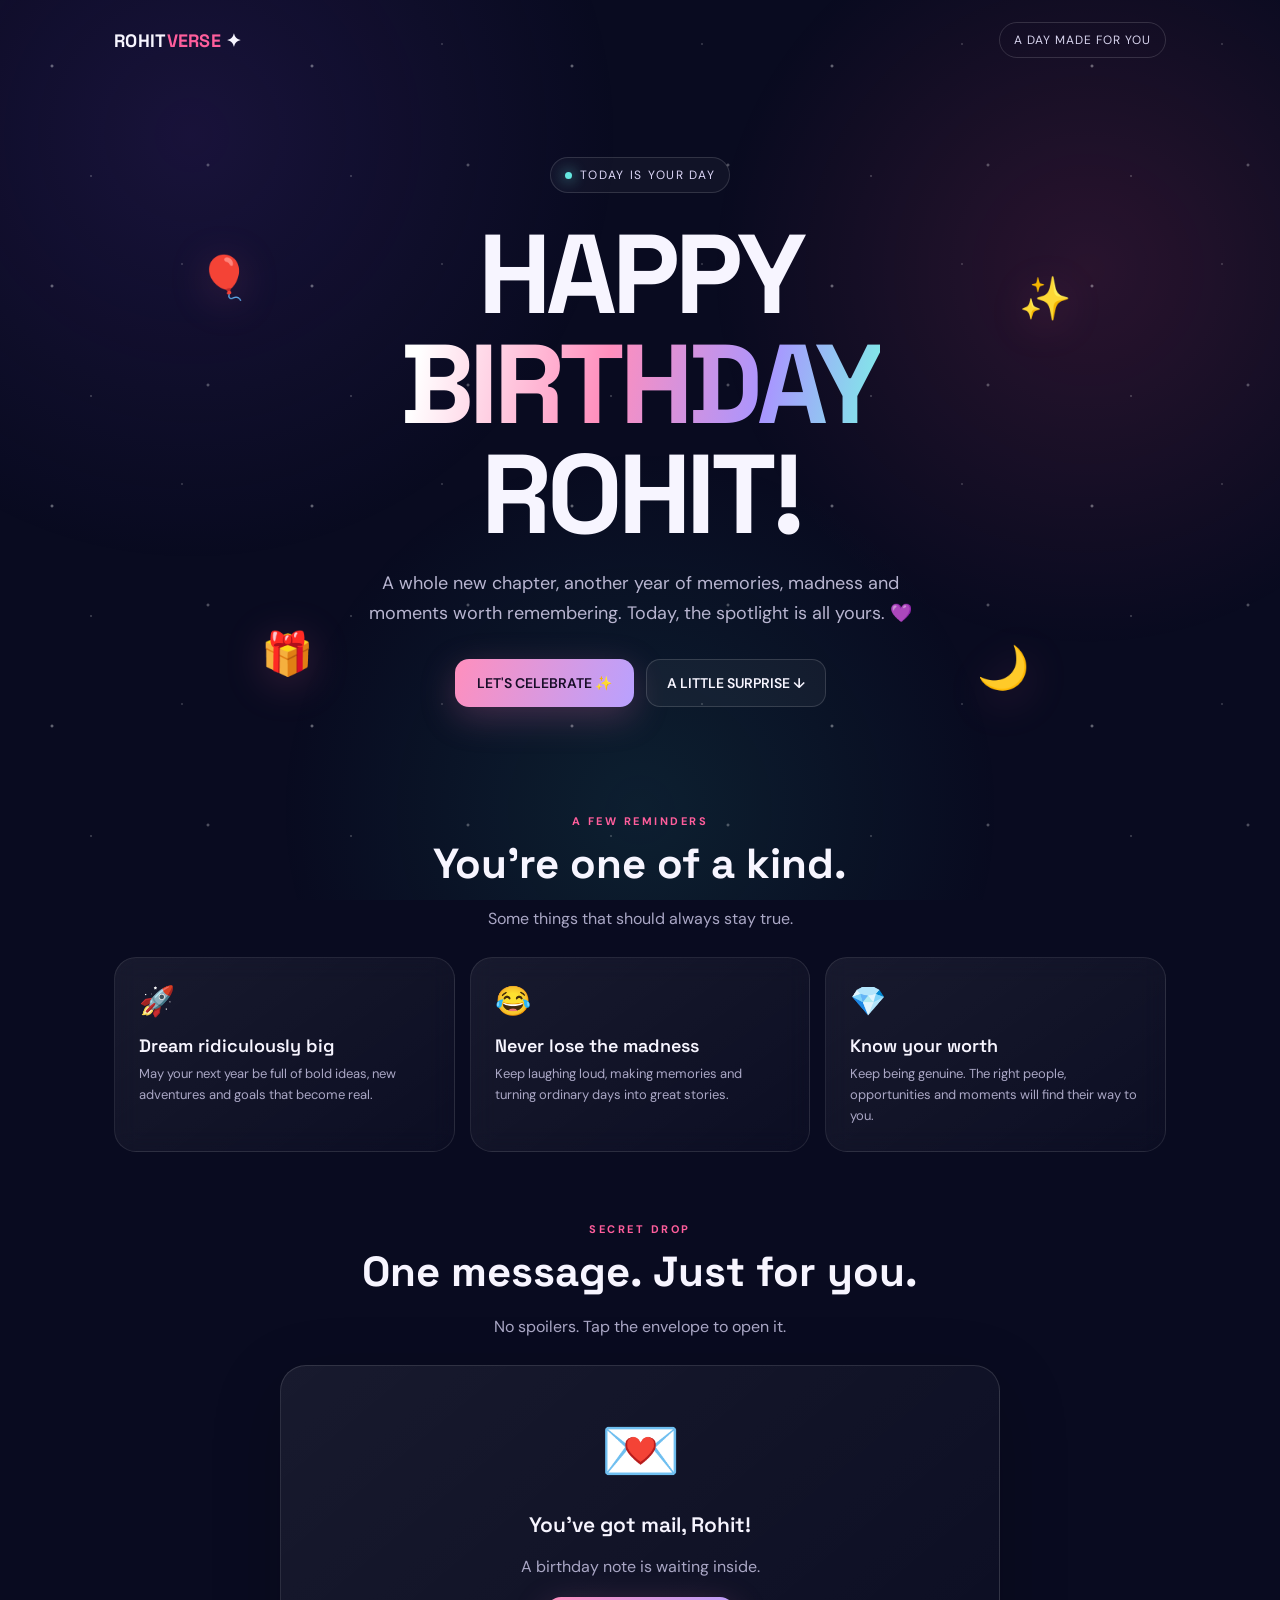
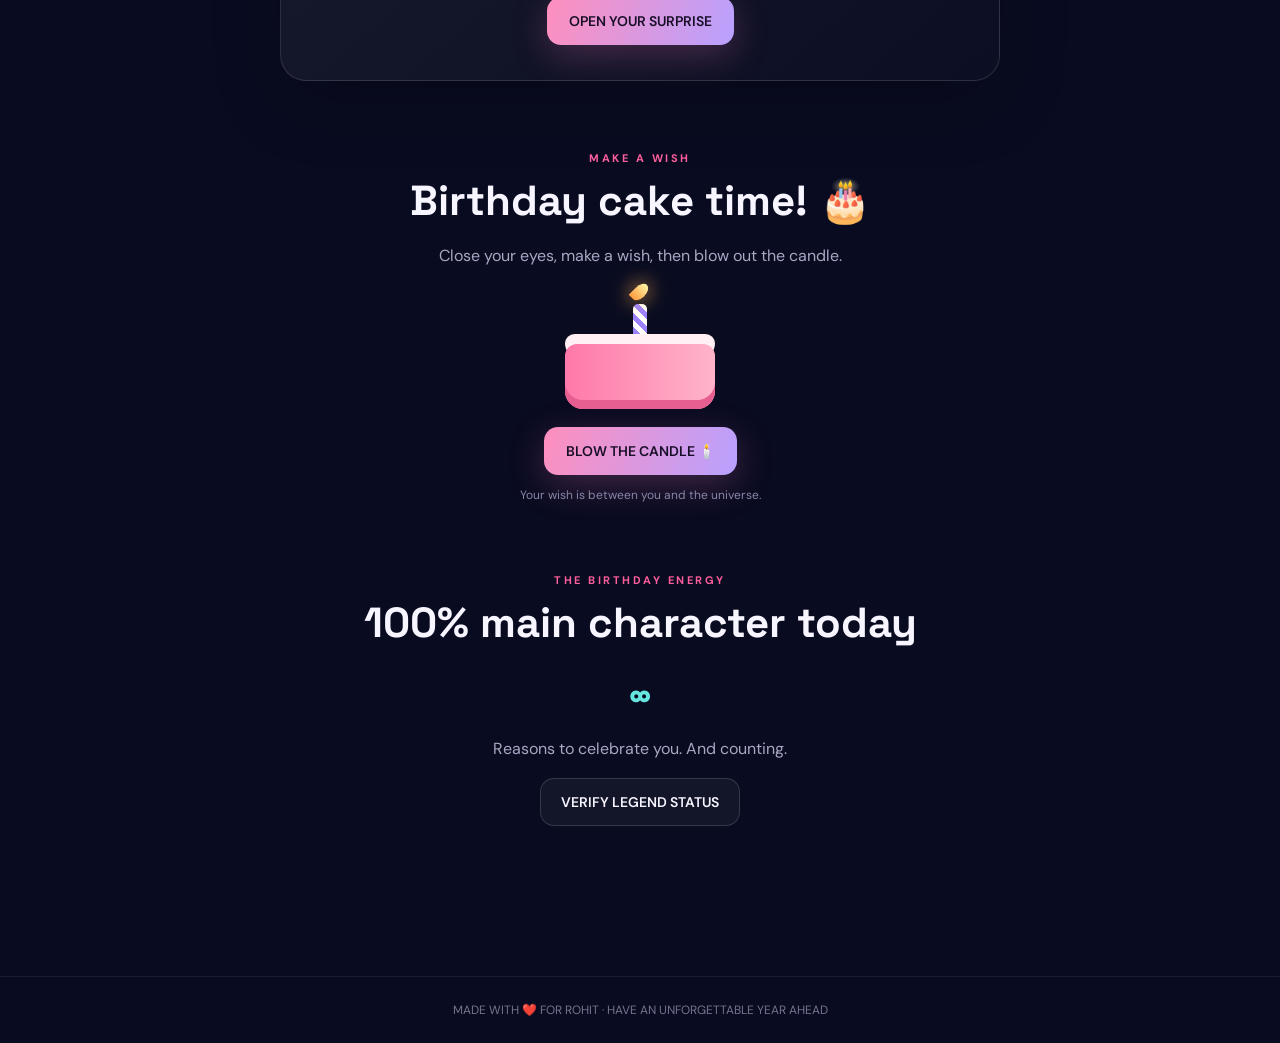
<file: wish.html>
<!DOCTYPE html>
<html lang="en">
<head>
<meta charset="UTF-8">
<meta name="viewport" content="width=device-width, initial-scale=1.0">
<meta name="theme-color" content="#090b20">
<title>Happy Birthday Rohit 🎂</title>
<style>
@import url('https://fonts.googleapis.com/css2?family=DM+Sans:wght@400;500;600;700&family=Space+Grotesk:wght@500;600;700&display=swap');
:root{--bg:#090b20;--pink:#ff5e9c;--violet:#9b7bff;--cyan:#65e7e0;--white:#f7f5ff}
*{box-sizing:border-box}html{scroll-behavior:smooth}body{margin:0;background:var(--bg);color:var(--white);font-family:'DM Sans',sans-serif;overflow-x:hidden}
body:before{content:"";position:fixed;inset:0;pointer-events:none;background:radial-gradient(circle at 15% 15%,#5832a333,transparent 32%),radial-gradient(circle at 85% 30%,#ff4f8a22,transparent 30%),radial-gradient(circle at 50% 90%,#2dd4bf1a,transparent 35%);z-index:-2}
#stars{position:fixed;inset:0;z-index:-1;pointer-events:none;background-image:radial-gradient(2px 2px at 20% 30%,#ffffff99 40%,transparent),radial-gradient(1px 1px at 70% 20%,#ffffff88 40%,transparent),radial-gradient(2px 2px at 80% 75%,#ffffff77 40%,transparent),radial-gradient(1px 1px at 35% 80%,#ffffff99 40%,transparent);background-size:260px 220px;opacity:.6}
nav{max-width:1100px;margin:auto;padding:22px 24px;display:flex;justify-content:space-between;align-items:center}.brand{font:700 18px 'Space Grotesk';letter-spacing:.3px}.brand span{color:var(--pink)}.pill{border:1px solid #ffffff25;border-radius:30px;padding:9px 14px;color:#d8d4ee;font-size:12px;letter-spacing:1px}
main{max-width:1100px;margin:auto;padding:20px 24px 80px}.hero{min-height:76vh;display:grid;place-items:center;text-align:center;position:relative;padding:50px 0 70px}
.eyebrow{display:inline-flex;align-items:center;gap:8px;padding:9px 14px;border:1px solid #ffffff22;border-radius:30px;background:#ffffff09;color:#dcd6f7;font-size:12px;letter-spacing:1.7px;text-transform:uppercase}
.dot{width:7px;height:7px;border-radius:50%;background:var(--cyan);box-shadow:0 0 14px var(--cyan)}
h1{font:700 clamp(54px,10vw,112px)/.98 'Space Grotesk';margin:27px 0 18px;letter-spacing:-5px}
.gradient{background:linear-gradient(100deg,#fff 5%,#ff8fbd 43%,#a995ff 75%,#7cf2e5);background-clip:text;-webkit-background-clip:text;color:transparent}
.subtitle{max-width:570px;margin:0 auto;color:#b8b5d0;font-size:clamp(15px,2vw,18px);line-height:1.7}
.actions{display:flex;gap:12px;justify-content:center;flex-wrap:wrap;margin-top:30px}
button{font:600 14px 'DM Sans';border:0;cursor:pointer;transition:.22s}
.primary{padding:15px 22px;border-radius:14px;color:#180e28;background:linear-gradient(110deg,#ff8fbd,#b8a1ff);box-shadow:0 10px 35px #d86ca944}
.secondary{padding:14px 20px;border-radius:14px;color:#f7f5ff;background:#ffffff0b;border:1px solid #ffffff25}
button:hover{transform:translateY(-3px);filter:brightness(1.08)}button:active{transform:scale(.97)}
.float{position:absolute;font-size:clamp(24px,4vw,42px);animation:bob 4s ease-in-out infinite;filter:drop-shadow(0 8px 20px #ff6ca633)}.f1{left:8%;top:22%}.f2{right:9%;top:25%;animation-delay:1s}.f3{left:14%;bottom:15%;animation-delay:2s}.f4{right:13%;bottom:13%;animation-delay:.5s}
@keyframes bob{50%{transform:translateY(-16px) rotate(8deg)}}
.section{margin:30px 0 70px}.section-head{text-align:center;margin-bottom:25px}.kicker{color:var(--pink);font-size:11px;letter-spacing:2.5px;text-transform:uppercase;font-weight:700}.section h2{font:700 clamp(28px,5vw,42px) 'Space Grotesk';margin:9px 0}.muted{color:#aaa7c5;line-height:1.65}
.grid{display:grid;grid-template-columns:repeat(3,1fr);gap:15px}.card{padding:24px;border:1px solid #ffffff18;background:linear-gradient(145deg,#ffffff10,#ffffff04);border-radius:22px;min-height:175px;backdrop-filter:blur(12px);transition:.25s}.card:hover{transform:translateY(-5px);border-color:#ff8fbd66}.card .emoji{font-size:29px}.card h3{font:600 18px 'Space Grotesk';margin:14px 0 7px}.card p{font-size:13px;color:#aaa7c5;line-height:1.6;margin:0}
.reveal{max-width:720px;margin:auto;text-align:center;padding:35px 25px;border:1px solid #ffffff20;border-radius:26px;background:linear-gradient(140deg,#ffffff10,#ffffff04);box-shadow:0 20px 70px #0003}
.envelope{font-size:65px;display:block;margin:8px auto 18px;animation:bob 3s infinite}.hidden-message{display:none;margin:20px auto 0;max-width:520px;color:#e6e0ff;line-height:1.8;font-size:16px}.hidden-message.show{display:block;animation:appear .7s ease}
@keyframes appear{from{opacity:0;transform:translateY(12px)}to{opacity:1;transform:none}}
.cake-wrap{display:flex;justify-content:center;margin:35px 0 18px}.cake{position:relative;width:150px;height:105px}.cake-base{position:absolute;bottom:0;width:150px;height:65px;border-radius:12px 12px 18px 18px;background:linear-gradient(90deg,#ff78a9,#ffb4ca);box-shadow:inset 0 -9px #e75e91}.icing{position:absolute;top:30px;width:150px;height:24px;background:#fff0f6;border-radius:12px 12px 18px 18px}.icing:after{content:"";position:absolute;left:25px;top:12px;width:14px;height:17px;border-radius:0 0 10px 10px;background:#fff0f6;box-shadow:38px 2px #fff0f6,80px -1px #fff0f6}.candle{position:absolute;top:0;left:68px;width:14px;height:37px;border-radius:5px;background:repeating-linear-gradient(45deg,#fff 0 5px,#9c82ff 5px 10px)}.flame{position:absolute;top:-22px;left:1px;width:12px;height:20px;border-radius:50% 50% 50% 0;transform:rotate(45deg);background:linear-gradient(#fff6a5,#ff9b3d);box-shadow:0 0 20px #ffb34d;animation:flicker .5s infinite alternate}.flame.off{display:none}@keyframes flicker{to{transform:rotate(40deg) scale(.85)}}
.counter{font:700 36px 'Space Grotesk';color:var(--cyan);margin:12px 0}.tiny{font-size:12px;color:#8986a7}
footer{text-align:center;padding:25px;color:#777491;font-size:12px;border-top:1px solid #ffffff12}
#confetti{position:fixed;inset:0;pointer-events:none;z-index:10}
.toast{position:fixed;bottom:22px;left:50%;transform:translate(-50%,20px);opacity:0;background:#211d3d;border:1px solid #ffffff25;border-radius:14px;padding:12px 18px;font-size:13px;transition:.3s;z-index:20;text-align:center;max-width:90vw}.toast.show{opacity:1;transform:translate(-50%,0)}
@media(max-width:700px){.grid{grid-template-columns:1fr}.hero{min-height:70vh}.f1{left:1%;top:12%}.f2{right:1%;top:15%}.f3{left:2%;bottom:8%}.f4{right:2%;bottom:7%}h1{letter-spacing:-3px}.card{min-height:unset}}

/* Mobile-first refinements */
@media (max-width: 600px){
  body{font-size:15px}
  nav{padding:16px 18px;gap:10px}
  .brand{font-size:15px}
  .pill{font-size:9px;padding:7px 10px;letter-spacing:1px}
  main{padding:8px 17px 54px}
  .hero{min-height:calc(100svh - 66px);padding:35px 0 52px}
  .eyebrow{font-size:9px;padding:8px 11px;letter-spacing:1.3px}
  h1{font-size:clamp(49px,15vw,76px);line-height:.99;letter-spacing:-3px;margin:24px 0 16px}
  .subtitle{font-size:14px;line-height:1.65;padding:0 5px;max-width:390px}
  .actions{width:100%;flex-direction:column;align-items:stretch;gap:10px;margin-top:24px;padding:0 8px}
  .actions button,.reveal button,.section>button{min-height:48px;width:100%;font-size:13px}
  .float{font-size:25px;opacity:.85}
  .f1{left:2%;top:8%}.f2{right:2%;top:10%}.f3{left:3%;bottom:6%}.f4{right:3%;bottom:5%}
  .section{margin:18px 0 48px}
  .section-head{margin-bottom:19px}
  .section h2{font-size:29px;line-height:1.15}
  .muted{font-size:13px}
  .grid{grid-template-columns:1fr;gap:11px}
  .card{padding:19px;border-radius:18px;min-height:0}
  .card .emoji{font-size:25px}
  .card h3{font-size:17px;margin:10px 0 5px}
  .card p{font-size:13px}
  .reveal{padding:25px 17px;border-radius:21px}
  .envelope{font-size:56px}
  .hidden-message{font-size:14px;line-height:1.8}
  .cake-wrap{margin:28px 0 18px}
  .counter{font-size:32px}
  footer{font-size:10px;line-height:1.7;padding:20px 15px}
}
@media (max-width:360px){
  .brand{font-size:13px}.pill{font-size:8px}
  h1{font-size:48px}
  .section h2{font-size:26px}
  main{padding-left:14px;padding-right:14px}
}
button:focus-visible{outline:3px solid #65e7e0;outline-offset:3px}

</style>
</head>
<body>
<div id="stars"></div><canvas id="confetti"></canvas><div class="toast" id="toast"></div>
<nav><div class="brand">ROHIT<span>VERSE</span> ✦</div><div class="pill">A DAY MADE FOR YOU</div></nav>
<main>
<section class="hero">
  <span class="float f1">🎈</span><span class="float f2">✨</span><span class="float f3">🎁</span><span class="float f4">🌙</span>
  <div>
    <div class="eyebrow"><span class="dot"></span> TODAY IS YOUR DAY</div>
    <h1>HAPPY<br><span class="gradient">BIRTHDAY</span><br>ROHIT!</h1>
    <p class="subtitle">A whole new chapter, another year of memories, madness and moments worth remembering. Today, the spotlight is all yours. 💜</p>
    <div class="actions"><button class="primary" onclick="celebrate()">LET'S CELEBRATE ✨</button><button class="secondary" onclick="document.getElementById('surprise').scrollIntoView({behavior:'smooth'})">A LITTLE SURPRISE ↓</button></div>
  </div>
</section>
<section class="section">
  <div class="section-head"><div class="kicker">A few reminders</div><h2>You're one of a kind.</h2><p class="muted">Some things that should always stay true.</p></div>
  <div class="grid">
    <article class="card"><div class="emoji">🚀</div><h3>Dream ridiculously big</h3><p>May your next year be full of bold ideas, new adventures and goals that become real.</p></article>
    <article class="card"><div class="emoji">😂</div><h3>Never lose the madness</h3><p>Keep laughing loud, making memories and turning ordinary days into great stories.</p></article>
    <article class="card"><div class="emoji">💎</div><h3>Know your worth</h3><p>Keep being genuine. The right people, opportunities and moments will find their way to you.</p></article>
  </div>
</section>
<section class="section" id="surprise">
  <div class="section-head"><div class="kicker">Secret drop</div><h2>One message. Just for you.</h2><p class="muted">No spoilers. Tap the envelope to open it.</p></div>
  <div class="reveal"><span class="envelope" id="env">💌</span><h3 style="font:600 21px 'Space Grotesk';margin:0">You've got mail, Rohit!</h3><p class="muted">A birthday note is waiting inside.</p><button class="primary" id="openMsg" onclick="openMessage()">OPEN YOUR SURPRISE</button>
    <div class="hidden-message" id="message">Rohit, dosti ka matlab sirf saath time spend karna nahi, balki har random moment ko yaadgaar bana dena hai. ❤️<br><br>May this year bring you solid happiness, good health, success and countless reasons to smile. Keep shining, keep growing, and never change the good things that make you YOU.<br><br><b>Happy Birthday, legend! 🥳</b></div>
  </div>
</section>
<section class="section" style="text-align:center">
  <div class="section-head"><div class="kicker">Make a wish</div><h2>Birthday cake time! 🎂</h2><p class="muted">Close your eyes, make a wish, then blow out the candle.</p></div>
  <div class="cake-wrap"><div class="cake"><div class="candle"><div class="flame" id="flame"></div></div><div class="icing"></div><div class="cake-base"></div></div></div>
  <button class="primary" id="blow" onclick="blowCandle()">BLOW THE CANDLE 🕯️</button><div class="tiny" id="wishText" style="margin-top:12px">Your wish is between you and the universe.</div>
</section>
<section class="section" style="text-align:center">
  <div class="section-head"><div class="kicker">The birthday energy</div><h2>100% main character today</h2></div>
  <div class="counter" id="count">∞</div><p class="muted">Reasons to celebrate you. And counting.</p>
  <button class="secondary" onclick="toast('Officially certified: Rohit is a legend. 🏆')">VERIFY LEGEND STATUS</button>
</section>
</main>
<footer>MADE WITH ❤️ FOR ROHIT · HAVE AN UNFORGETTABLE YEAR AHEAD</footer>
<script>
const canvas=document.getElementById('confetti'),ctx=canvas.getContext('2d');let pieces=[],running=false;
function resize(){canvas.width=innerWidth*devicePixelRatio;canvas.height=innerHeight*devicePixelRatio;ctx.setTransform(devicePixelRatio,0,0,devicePixelRatio,0,0)}addEventListener('resize',resize);resize();
function celebrate(){pieces=[];for(let i=0;i<190;i++)pieces.push({x:innerWidth/2+(Math.random()-.5)*220,y:innerHeight*.42,vx:(Math.random()-.5)*10,vy:Math.random()*-11-3,size:Math.random()*7+3,rot:Math.random()*6,spin:(Math.random()-.5)*.25,h:Math.random()*360,life:120});if(!running){running=true;draw()}toast('HAPPY BIRTHDAY ROHIT!!! 🎉')}
function draw(){ctx.clearRect(0,0,innerWidth,innerHeight);pieces=pieces.filter(p=>p.life-->0&&p.y<innerHeight+30);pieces.forEach(p=>{p.x+=p.vx;p.y+=p.vy;p.vy+=.19;p.vx*=.992;p.rot+=p.spin;ctx.save();ctx.translate(p.x,p.y);ctx.rotate(p.rot);ctx.fillStyle=`hsl(${p.h},95%,68%)`;ctx.fillRect(-p.size/2,-p.size/2,p.size,p.size*.65);ctx.restore()});if(pieces.length)requestAnimationFrame(draw);else{running=false;ctx.clearRect(0,0,innerWidth,innerHeight)}}
function openMessage(){document.getElementById('message').classList.add('show');document.getElementById('env').textContent='💝';document.getElementById('openMsg').textContent='SURPRISE UNLOCKED ✓';document.getElementById('openMsg').disabled=true;celebrate()}
function blowCandle(){let f=document.getElementById('flame');if(f.classList.contains('off')){toast('Wish already sent to the universe ✨');return}f.classList.add('off');document.getElementById('wishText').textContent='Wish sent! May something wonderful happen this year. ✨';document.getElementById('blow').textContent='WISH SENT ✓';celebrate()}
let toastTimer;function toast(t){let el=document.getElementById('toast');el.textContent=t;el.classList.add('show');clearTimeout(toastTimer);toastTimer=setTimeout(()=>el.classList.remove('show'),2600)}
</script>
</body>
</html>
</file>
